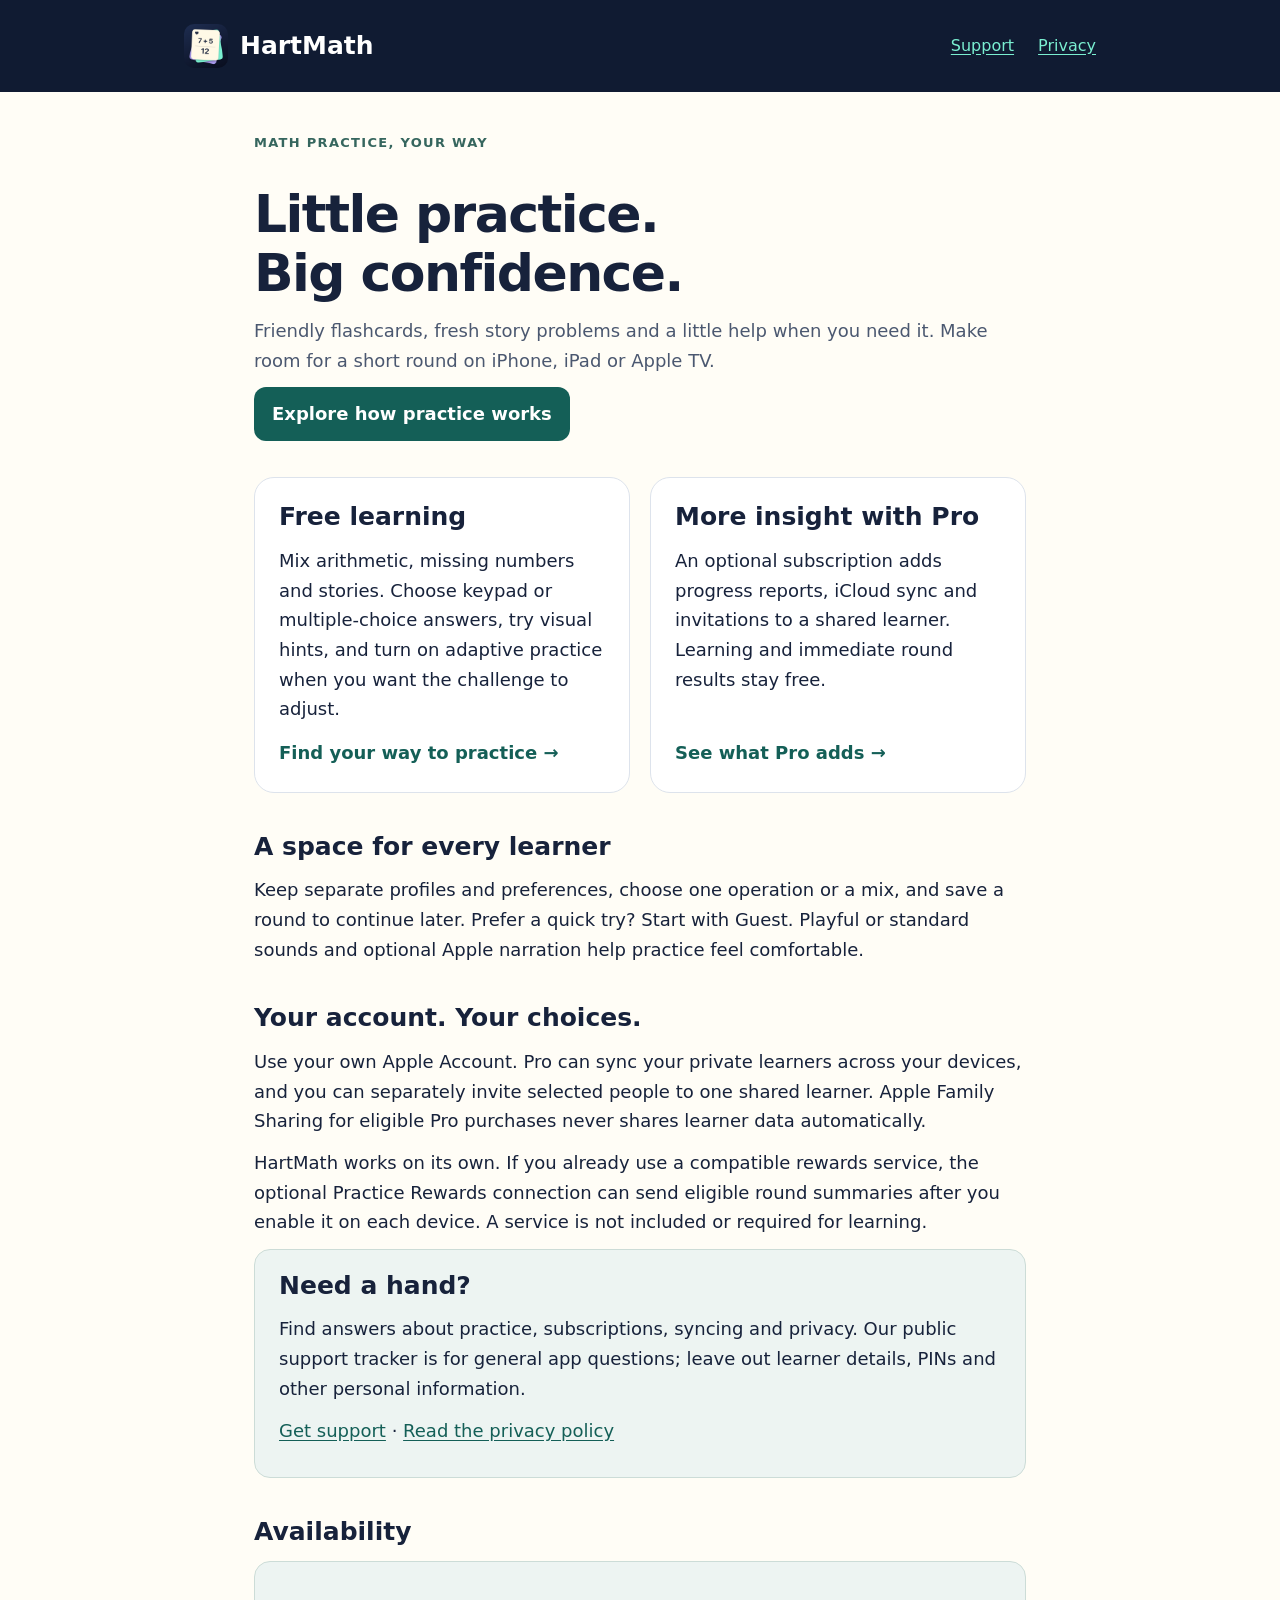
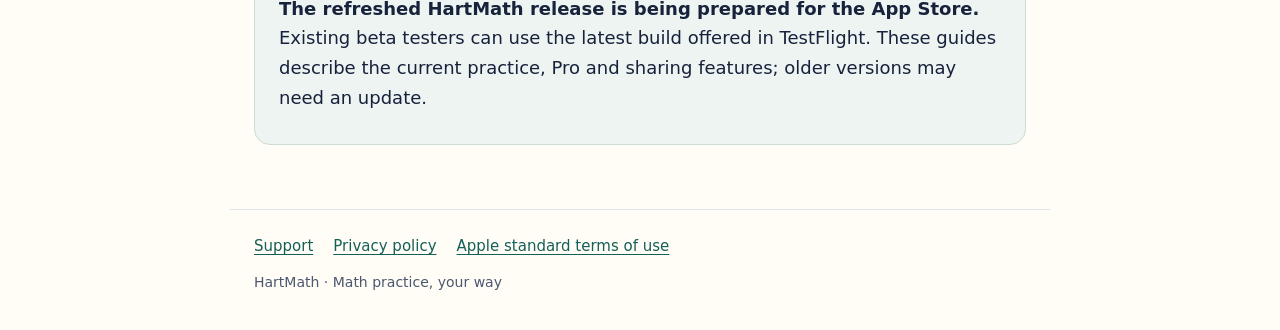
<file: index.html>
<!doctype html>
<html lang="en">
<head>
  <meta charset="utf-8">
  <meta name="viewport" content="width=device-width, initial-scale=1">
  <meta name="description" content="Friendly math flashcards, story problems and free adaptive practice on iPhone, iPad and Apple TV. Explore optional Pro reports, iCloud sync, support and privacy.">
  <title>HartMath · Math practice, your way</title>
  <link rel="canonical" href="https://nahart86.github.io/HartMath-Support/">
  <meta property="og:type" content="website">
  <meta property="og:site_name" content="HartMath">
  <meta property="og:locale" content="en_US">
  <meta property="og:title" content="HartMath · Math practice, your way">
  <meta property="og:description" content="Friendly math flashcards, story problems and free adaptive practice on iPhone, iPad and Apple TV. Explore optional Pro reports, iCloud sync, support and privacy.">
  <meta property="og:url" content="https://nahart86.github.io/HartMath-Support/">
  <meta property="og:image" content="https://nahart86.github.io/HartMath-Support/assets/hartmath-logo.png">
  <meta property="og:image:type" content="image/png">
  <meta property="og:image:width" content="1024">
  <meta property="og:image:height" content="1024">
  <meta property="og:image:alt" content="HartMath logo: stacked flashcards showing 7 + 5 = 12 with a heart.">
  <meta name="twitter:card" content="summary">
  <meta name="twitter:title" content="HartMath · Math practice, your way">
  <meta name="twitter:description" content="Friendly math flashcards, story problems and free adaptive practice on iPhone, iPad and Apple TV. Explore optional Pro reports, iCloud sync, support and privacy.">
  <meta name="twitter:image" content="https://nahart86.github.io/HartMath-Support/assets/hartmath-logo.png">
  <meta name="twitter:image:alt" content="HartMath logo: stacked flashcards showing 7 + 5 = 12 with a heart.">
  <link rel="stylesheet" href="styles.css">
  <link rel="icon" href="assets/hartmath-logo.png">
</head>
<body>
  <a class="skip" href="#main">Skip to content</a>
  <header><div class="header-inner">
    <a class="brand" href="./" aria-label="HartMath help home"><img src="assets/hartmath-logo.png" alt="" width="44" height="44"><span>HartMath</span></a>
    <nav aria-label="Information"><a href="support/">Support</a><a href="privacy/">Privacy</a></nav>
  </div></header>
  <main id="main">
    <p class="eyebrow">Math practice, your way</p>
    <h1>Little practice.<br>Big confidence.</h1>
    <p class="lede">Friendly flashcards, fresh story problems and a little help when you need it. Make room for a short round on iPhone, iPad or Apple TV.</p>
    <p><a class="button" href="support/#getting-started">Explore how practice works</a></p>
    <div class="card-grid">
      <a class="link-card" href="support/#practice"><span class="card-title">Free learning</span><span>Mix arithmetic, missing numbers and stories. Choose keypad or multiple-choice answers, try visual hints, and turn on adaptive practice when you want the challenge to adjust.</span><span class="card-link">Find your way to practice →</span></a>
      <a class="link-card" href="support/#pro"><span class="card-title">More insight with Pro</span><span>An optional subscription adds progress reports, iCloud sync and invitations to a shared learner. Learning and immediate round results stay free.</span><span class="card-link">See what Pro adds →</span></a>
    </div>
    <h2>A space for every learner</h2>
    <p>Keep separate profiles and preferences, choose one operation or a mix, and save a round to continue later. Prefer a quick try? Start with Guest. Playful or standard sounds and optional Apple narration help practice feel comfortable.</p>
    <h2>Your account. Your choices.</h2>
    <p>Use your own Apple Account. Pro can sync your private learners across your devices, and you can separately invite selected people to one shared learner. Apple Family Sharing for eligible Pro purchases never shares learner data automatically.</p>
    <p>HartMath works on its own. If you already use a compatible rewards service, the optional Practice Rewards connection can send eligible round summaries after you enable it on each device. A service is not included or required for learning.</p>
    <section class="notice" aria-labelledby="help-title">
      <h2 id="help-title">Need a hand?</h2>
      <p>Find answers about practice, subscriptions, syncing and privacy. Our public support tracker is for general app questions; leave out learner details, PINs and other personal information.</p>
      <p><a href="support/">Get support</a> · <a href="privacy/">Read the privacy policy</a></p>
    </section>
    <h2>Availability</h2>
    <div class="notice"><p><strong>The refreshed HartMath release is being prepared for the App Store.</strong> Existing beta testers can use the latest build offered in TestFlight. These guides describe the current practice, Pro and sharing features; older versions may need an update.</p></div>
  </main>
  <footer><a href="support/">Support</a><a href="privacy/">Privacy policy</a><a href="https://www.apple.com/legal/internet-services/itunes/dev/stdeula/">Apple standard terms of use</a><p>HartMath · Math practice, your way</p></footer>
</body>
</html>
</file>
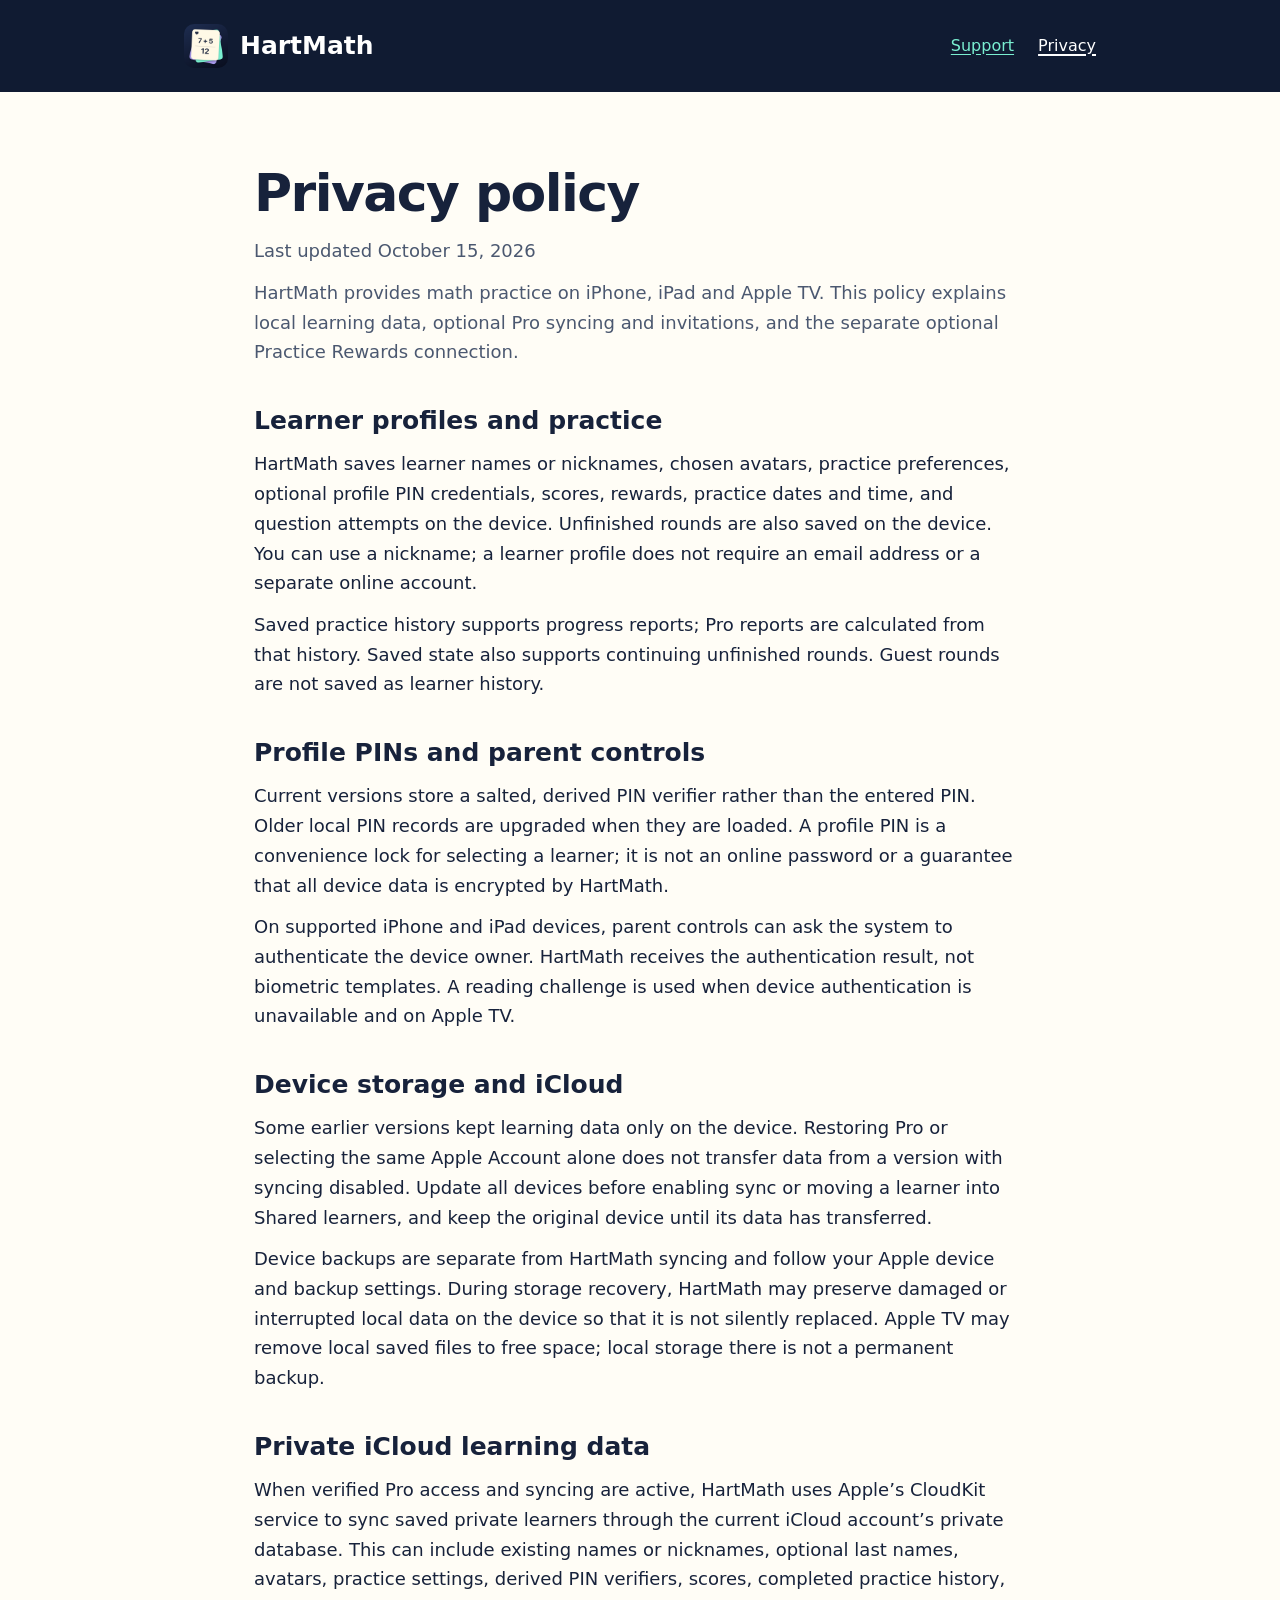
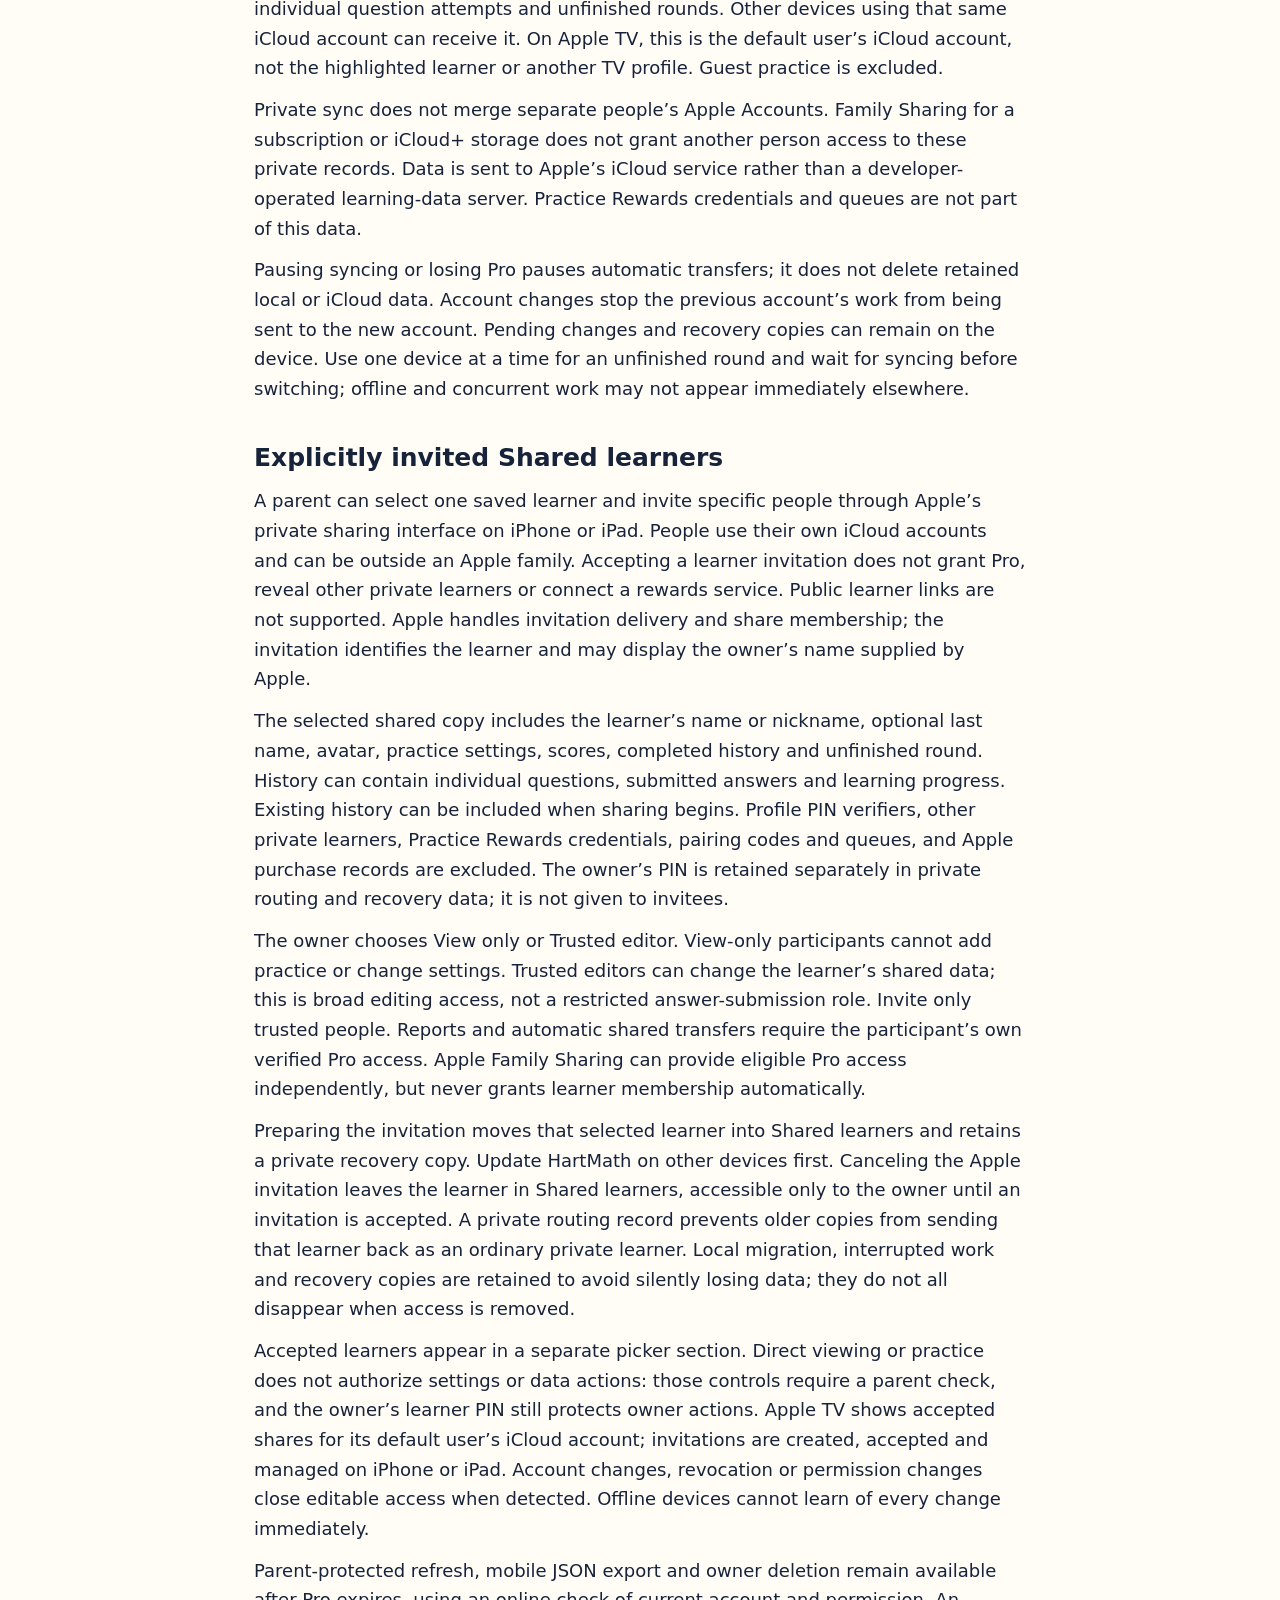
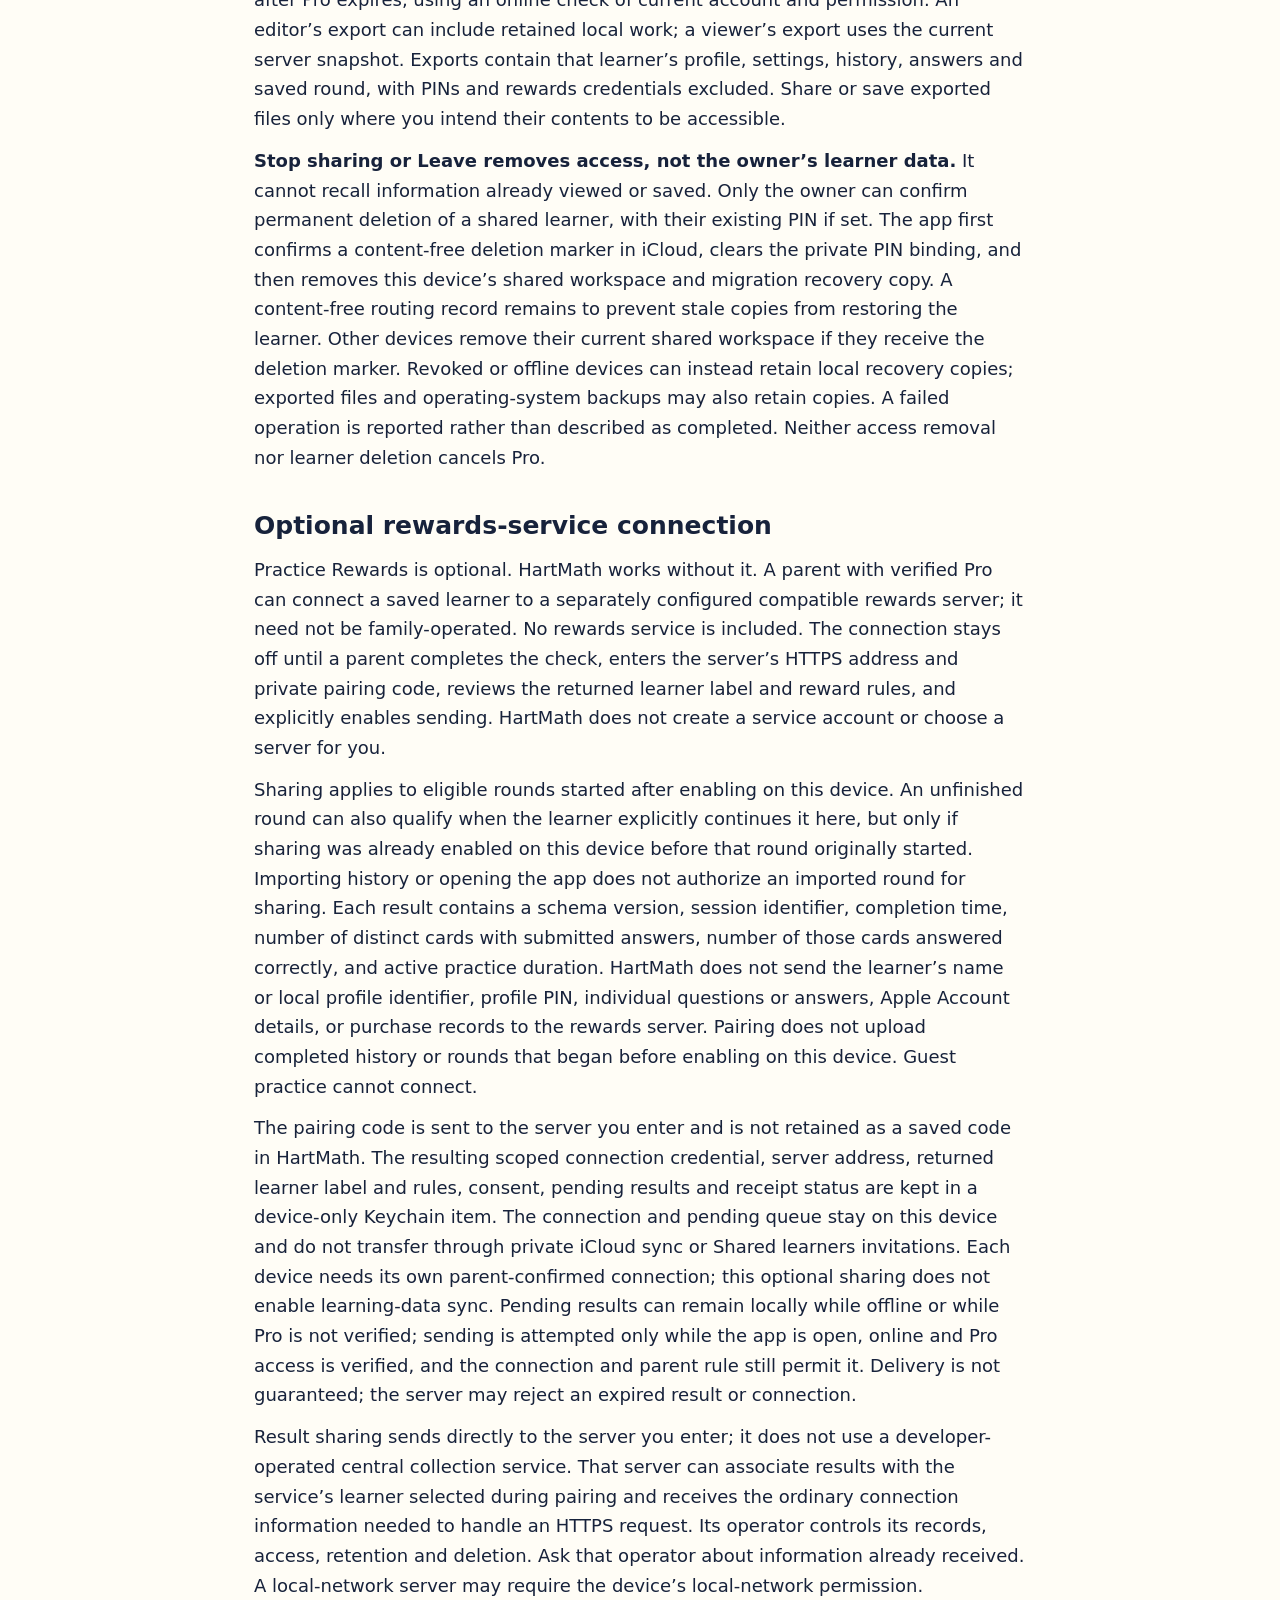
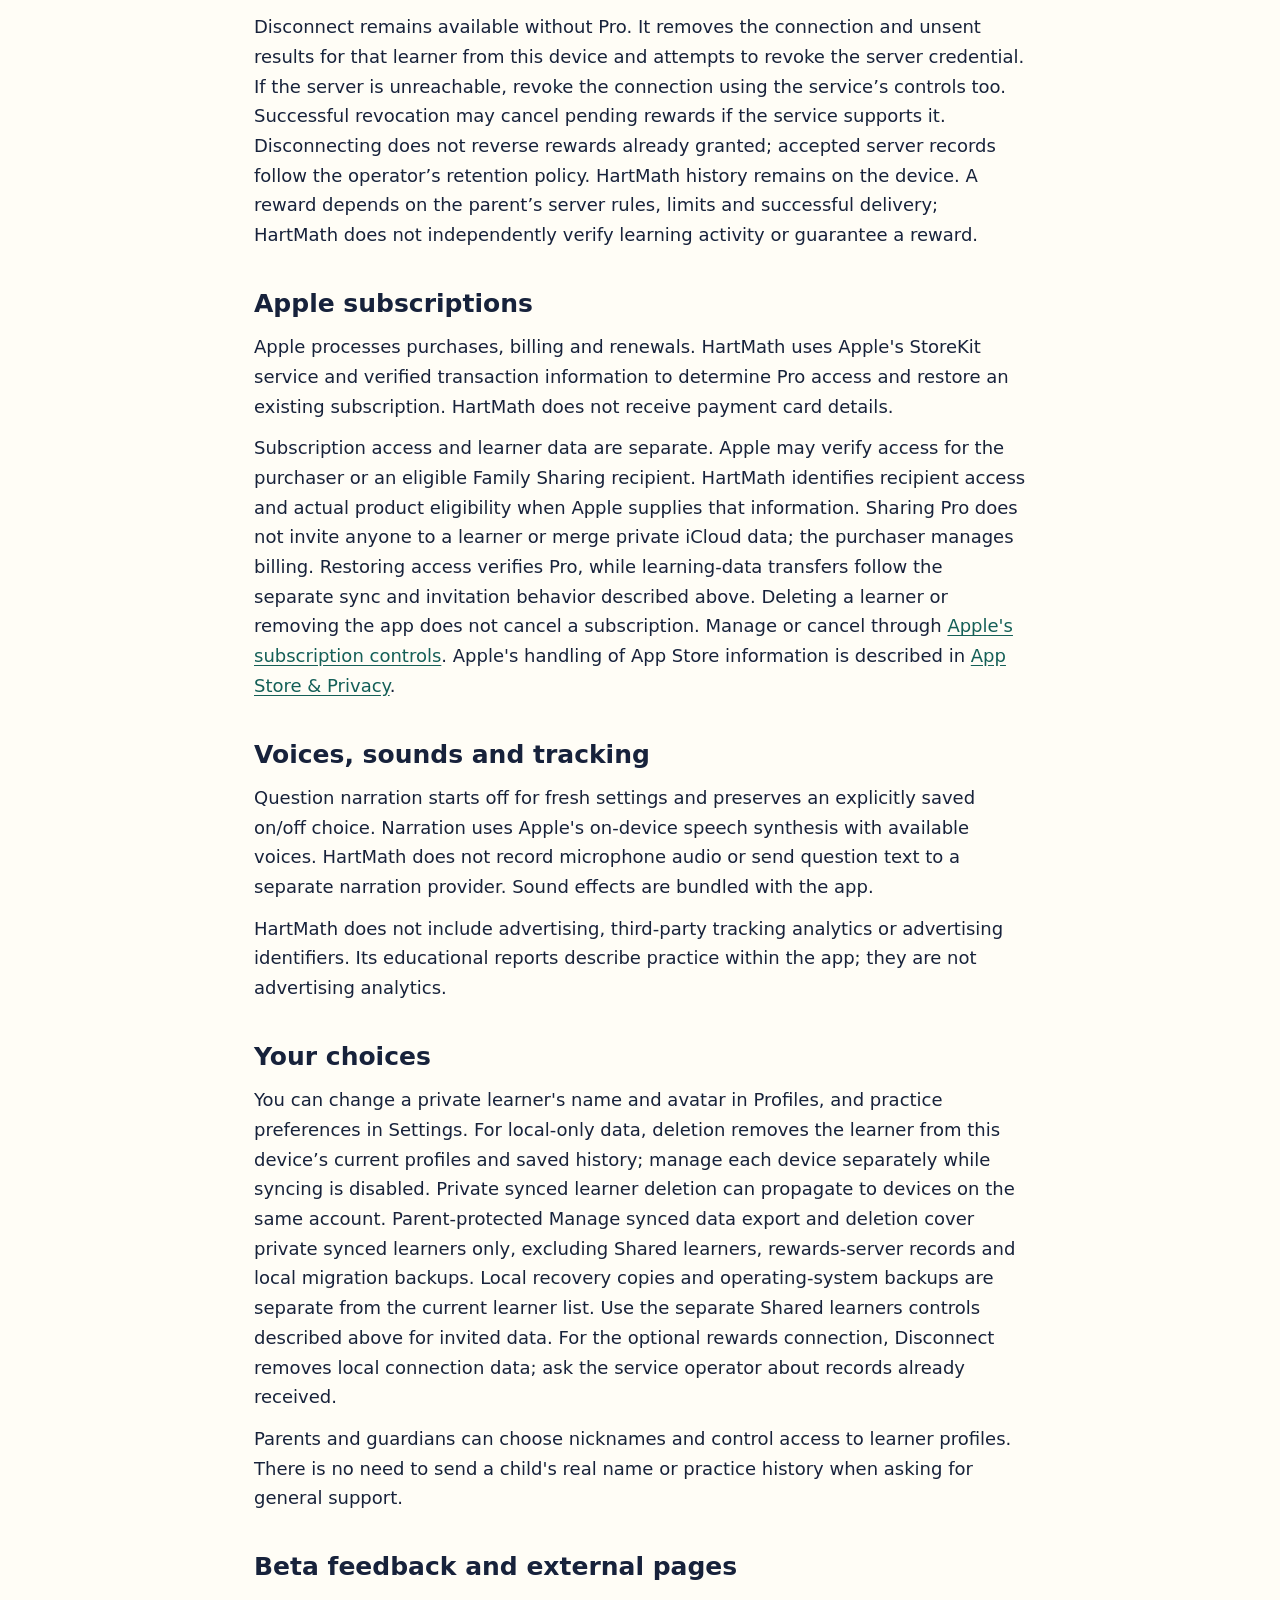
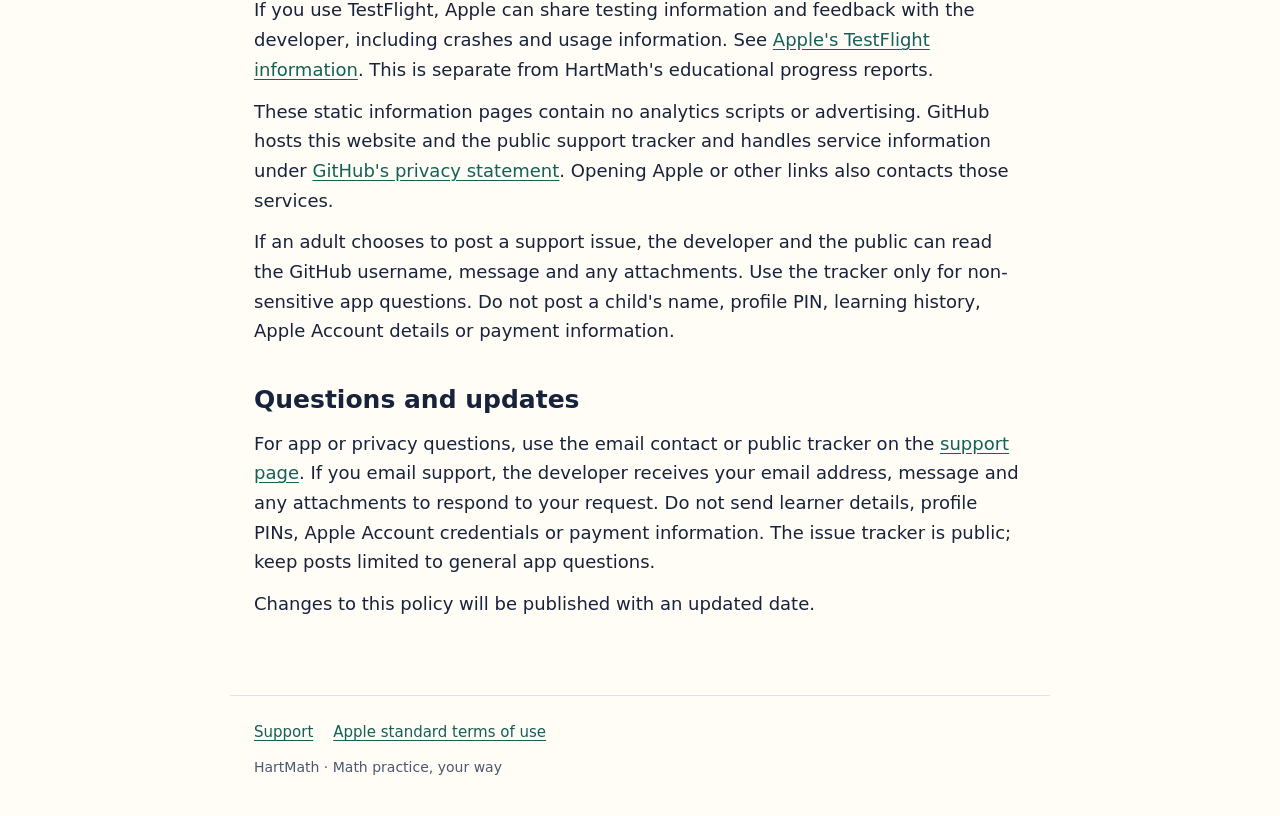
<file: privacy/index.html>
<!doctype html>
<html lang="en">
<head>
  <meta charset="utf-8">
  <meta name="viewport" content="width=device-width, initial-scale=1">
  <meta name="description" content="How HartMath handles learner profiles, practice history, optional profile PINs, Apple subscriptions, optional rewards-service connections, learner invitations and narration.">
  <title>Privacy policy · HartMath</title>
  <link rel="canonical" href="https://nahart86.github.io/HartMath-Support/privacy/">
  <meta property="og:type" content="website">
  <meta property="og:site_name" content="HartMath">
  <meta property="og:locale" content="en_US">
  <meta property="og:title" content="Privacy policy · HartMath">
  <meta property="og:description" content="How HartMath handles learner profiles, practice history, optional profile PINs, Apple subscriptions, optional rewards-service connections, learner invitations and narration.">
  <meta property="og:url" content="https://nahart86.github.io/HartMath-Support/privacy/">
  <meta property="og:image" content="https://nahart86.github.io/HartMath-Support/assets/hartmath-logo.png">
  <meta property="og:image:type" content="image/png">
  <meta property="og:image:width" content="1024">
  <meta property="og:image:height" content="1024">
  <meta property="og:image:alt" content="HartMath logo: stacked flashcards showing 7 + 5 = 12 with a heart.">
  <meta name="twitter:card" content="summary">
  <meta name="twitter:title" content="Privacy policy · HartMath">
  <meta name="twitter:description" content="How HartMath handles learner profiles, practice history, optional profile PINs, Apple subscriptions, optional rewards-service connections, learner invitations and narration.">
  <meta name="twitter:image" content="https://nahart86.github.io/HartMath-Support/assets/hartmath-logo.png">
  <meta name="twitter:image:alt" content="HartMath logo: stacked flashcards showing 7 + 5 = 12 with a heart.">
  <link rel="stylesheet" href="../styles.css">
  <link rel="icon" href="../assets/hartmath-logo.png">
</head>
<body>
  <a class="skip" href="#main">Skip to content</a>
  <header><div class="header-inner">
    <a class="brand" href="../" aria-label="HartMath help home"><img src="../assets/hartmath-logo.png" alt="" width="44" height="44"><span>HartMath</span></a>
    <nav aria-label="Information"><a href="../support/">Support</a><a href="../privacy/" aria-current="page">Privacy</a></nav>
  </div></header>
  <main id="main">
    <h1>Privacy policy</h1>
    <p class="date">Last updated October 15, 2026</p>
    <p class="lede">HartMath provides math practice on iPhone, iPad and Apple TV. This policy explains local learning data, optional Pro syncing and invitations, and the separate optional Practice Rewards connection.</p>

    <h2>Learner profiles and practice</h2>
    <p>HartMath saves learner names or nicknames, chosen avatars, practice preferences, optional profile PIN credentials, scores, rewards, practice dates and time, and question attempts on the device. Unfinished rounds are also saved on the device. You can use a nickname; a learner profile does not require an email address or a separate online account.</p>
    <p>Saved practice history supports progress reports; Pro reports are calculated from that history. Saved state also supports continuing unfinished rounds. Guest rounds are not saved as learner history.</p>

    <h2>Profile PINs and parent controls</h2>
    <p>Current versions store a salted, derived PIN verifier rather than the entered PIN. Older local PIN records are upgraded when they are loaded. A profile PIN is a convenience lock for selecting a learner; it is not an online password or a guarantee that all device data is encrypted by HartMath.</p>
    <p>On supported iPhone and iPad devices, parent controls can ask the system to authenticate the device owner. HartMath receives the authentication result, not biometric templates. A reading challenge is used when device authentication is unavailable and on Apple TV.</p>

    <h2>Device storage and iCloud</h2>
    <p>Some earlier versions kept learning data only on the device. Restoring Pro or selecting the same Apple Account alone does not transfer data from a version with syncing disabled. Update all devices before enabling sync or moving a learner into Shared learners, and keep the original device until its data has transferred.</p>
    <p>Device backups are separate from HartMath syncing and follow your Apple device and backup settings. During storage recovery, HartMath may preserve damaged or interrupted local data on the device so that it is not silently replaced. Apple TV may remove local saved files to free space; local storage there is not a permanent backup.</p>

    <h2 id="private-sync">Private iCloud learning data</h2>
    <p>When verified Pro access and syncing are active, HartMath uses Apple’s CloudKit service to sync saved private learners through the current iCloud account’s private database. This can include existing names or nicknames, optional last names, avatars, practice settings, derived PIN verifiers, scores, completed practice history, individual question attempts and unfinished rounds. Other devices using that same iCloud account can receive it. On Apple TV, this is the default user’s iCloud account, not the highlighted learner or another TV profile. Guest practice is excluded.</p>
    <p>Private sync does not merge separate people’s Apple Accounts. Family Sharing for a subscription or iCloud+ storage does not grant another person access to these private records. Data is sent to Apple’s iCloud service rather than a developer-operated learning-data server. Practice Rewards credentials and queues are not part of this data.</p>
    <p>Pausing syncing or losing Pro pauses automatic transfers; it does not delete retained local or iCloud data. Account changes stop the previous account’s work from being sent to the new account. Pending changes and recovery copies can remain on the device. Use one device at a time for an unfinished round and wait for syncing before switching; offline and concurrent work may not appear immediately elsewhere.</p>

    <h2 id="shared-learners">Explicitly invited Shared learners</h2>
    <p>A parent can select one saved learner and invite specific people through Apple’s private sharing interface on iPhone or iPad. People use their own iCloud accounts and can be outside an Apple family. Accepting a learner invitation does not grant Pro, reveal other private learners or connect a rewards service. Public learner links are not supported. Apple handles invitation delivery and share membership; the invitation identifies the learner and may display the owner’s name supplied by Apple.</p>
    <p>The selected shared copy includes the learner’s name or nickname, optional last name, avatar, practice settings, scores, completed history and unfinished round. History can contain individual questions, submitted answers and learning progress. Existing history can be included when sharing begins. Profile PIN verifiers, other private learners, Practice Rewards credentials, pairing codes and queues, and Apple purchase records are excluded. The owner’s PIN is retained separately in private routing and recovery data; it is not given to invitees.</p>
    <p>The owner chooses View only or Trusted editor. View-only participants cannot add practice or change settings. Trusted editors can change the learner’s shared data; this is broad editing access, not a restricted answer-submission role. Invite only trusted people. Reports and automatic shared transfers require the participant’s own verified Pro access. Apple Family Sharing can provide eligible Pro access independently, but never grants learner membership automatically.</p>
    <p>Preparing the invitation moves that selected learner into Shared learners and retains a private recovery copy. Update HartMath on other devices first. Canceling the Apple invitation leaves the learner in Shared learners, accessible only to the owner until an invitation is accepted. A private routing record prevents older copies from sending that learner back as an ordinary private learner. Local migration, interrupted work and recovery copies are retained to avoid silently losing data; they do not all disappear when access is removed.</p>
    <p>Accepted learners appear in a separate picker section. Direct viewing or practice does not authorize settings or data actions: those controls require a parent check, and the owner’s learner PIN still protects owner actions. Apple TV shows accepted shares for its default user’s iCloud account; invitations are created, accepted and managed on iPhone or iPad. Account changes, revocation or permission changes close editable access when detected. Offline devices cannot learn of every change immediately.</p>
    <p>Parent-protected refresh, mobile JSON export and owner deletion remain available after Pro expires, using an online check of current account and permission. An editor’s export can include retained local work; a viewer’s export uses the current server snapshot. Exports contain that learner’s profile, settings, history, answers and saved round, with PINs and rewards credentials excluded. Share or save exported files only where you intend their contents to be accessible.</p>
    <p><strong>Stop sharing or Leave removes access, not the owner’s learner data.</strong> It cannot recall information already viewed or saved. Only the owner can confirm permanent deletion of a shared learner, with their existing PIN if set. The app first confirms a content-free deletion marker in iCloud, clears the private PIN binding, and then removes this device’s shared workspace and migration recovery copy. A content-free routing record remains to prevent stale copies from restoring the learner. Other devices remove their current shared workspace if they receive the deletion marker. Revoked or offline devices can instead retain local recovery copies; exported files and operating-system backups may also retain copies. A failed operation is reported rather than described as completed. Neither access removal nor learner deletion cancels Pro.</p>

    <h2>Optional rewards-service connection</h2>
    <p>Practice Rewards is optional. HartMath works without it. A parent with verified Pro can connect a saved learner to a separately configured compatible rewards server; it need not be family-operated. No rewards service is included. The connection stays off until a parent completes the check, enters the server’s HTTPS address and private pairing code, reviews the returned learner label and reward rules, and explicitly enables sending. HartMath does not create a service account or choose a server for you.</p>
    <p>Sharing applies to eligible rounds started after enabling on this device. An unfinished round can also qualify when the learner explicitly continues it here, but only if sharing was already enabled on this device before that round originally started. Importing history or opening the app does not authorize an imported round for sharing. Each result contains a schema version, session identifier, completion time, number of distinct cards with submitted answers, number of those cards answered correctly, and active practice duration. HartMath does not send the learner’s name or local profile identifier, profile PIN, individual questions or answers, Apple Account details, or purchase records to the rewards server. Pairing does not upload completed history or rounds that began before enabling on this device. Guest practice cannot connect.</p>
    <p>The pairing code is sent to the server you enter and is not retained as a saved code in HartMath. The resulting scoped connection credential, server address, returned learner label and rules, consent, pending results and receipt status are kept in a device-only Keychain item. The connection and pending queue stay on this device and do not transfer through private iCloud sync or Shared learners invitations. Each device needs its own parent-confirmed connection; this optional sharing does not enable learning-data sync. Pending results can remain locally while offline or while Pro is not verified; sending is attempted only while the app is open, online and Pro access is verified, and the connection and parent rule still permit it. Delivery is not guaranteed; the server may reject an expired result or connection.</p>
    <p>Result sharing sends directly to the server you enter; it does not use a developer-operated central collection service. That server can associate results with the service’s learner selected during pairing and receives the ordinary connection information needed to handle an HTTPS request. Its operator controls its records, access, retention and deletion. Ask that operator about information already received. A local-network server may require the device’s local-network permission.</p>
    <p>Disconnect remains available without Pro. It removes the connection and unsent results for that learner from this device and attempts to revoke the server credential. If the server is unreachable, revoke the connection using the service’s controls too. Successful revocation may cancel pending rewards if the service supports it. Disconnecting does not reverse rewards already granted; accepted server records follow the operator’s retention policy. HartMath history remains on the device. A reward depends on the parent’s server rules, limits and successful delivery; HartMath does not independently verify learning activity or guarantee a reward.</p>

    <h2>Apple subscriptions</h2>
    <p>Apple processes purchases, billing and renewals. HartMath uses Apple's StoreKit service and verified transaction information to determine Pro access and restore an existing subscription. HartMath does not receive payment card details.</p>
    <p>Subscription access and learner data are separate. Apple may verify access for the purchaser or an eligible Family Sharing recipient. HartMath identifies recipient access and actual product eligibility when Apple supplies that information. Sharing Pro does not invite anyone to a learner or merge private iCloud data; the purchaser manages billing. Restoring access verifies Pro, while learning-data transfers follow the separate sync and invitation behavior described above. Deleting a learner or removing the app does not cancel a subscription. Manage or cancel through <a href="https://support.apple.com/en-us/118428">Apple's subscription controls</a>. Apple's handling of App Store information is described in <a href="https://www.apple.com/legal/privacy/data/en/app-store/">App Store &amp; Privacy</a>.</p>

    <h2>Voices, sounds and tracking</h2>
    <p>Question narration starts off for fresh settings and preserves an explicitly saved on/off choice. Narration uses Apple's on-device speech synthesis with available voices. HartMath does not record microphone audio or send question text to a separate narration provider. Sound effects are bundled with the app.</p>
    <p>HartMath does not include advertising, third-party tracking analytics or advertising identifiers. Its educational reports describe practice within the app; they are not advertising analytics.</p>

    <h2>Your choices</h2>
    <p>You can change a private learner's name and avatar in Profiles, and practice preferences in Settings. For local-only data, deletion removes the learner from this device’s current profiles and saved history; manage each device separately while syncing is disabled. Private synced learner deletion can propagate to devices on the same account. Parent-protected Manage synced data export and deletion cover private synced learners only, excluding Shared learners, rewards-server records and local migration backups. Local recovery copies and operating-system backups are separate from the current learner list. Use the separate Shared learners controls described above for invited data. For the optional rewards connection, Disconnect removes local connection data; ask the service operator about records already received.</p>
    <p>Parents and guardians can choose nicknames and control access to learner profiles. There is no need to send a child's real name or practice history when asking for general support.</p>

    <h2>Beta feedback and external pages</h2>
    <p>If you use TestFlight, Apple can share testing information and feedback with the developer, including crashes and usage information. See <a href="https://testflight.apple.com/">Apple's TestFlight information</a>. This is separate from HartMath's educational progress reports.</p>
    <p>These static information pages contain no analytics scripts or advertising. GitHub hosts this website and the public support tracker and handles service information under <a href="https://docs.github.com/en/site-policy/privacy-policies/github-general-privacy-statement">GitHub's privacy statement</a>. Opening Apple or other links also contacts those services.</p>
    <p>If an adult chooses to post a support issue, the developer and the public can read the GitHub username, message and any attachments. Use the tracker only for non-sensitive app questions. Do not post a child's name, profile PIN, learning history, Apple Account details or payment information.</p>

    <h2>Questions and updates</h2>
    <p>For app or privacy questions, use the email contact or public tracker on the <a href="../support/#contact">support page</a>. If you email support, the developer receives your email address, message and any attachments to respond to your request. Do not send learner details, profile PINs, Apple Account credentials or payment information. The issue tracker is public; keep posts limited to general app questions.</p>
    <p>Changes to this policy will be published with an updated date.</p>
  </main>
  <footer><a href="../support/">Support</a><a href="https://www.apple.com/legal/internet-services/itunes/dev/stdeula/">Apple standard terms of use</a><p>HartMath · Math practice, your way</p></footer>
</body>
</html>
</file>
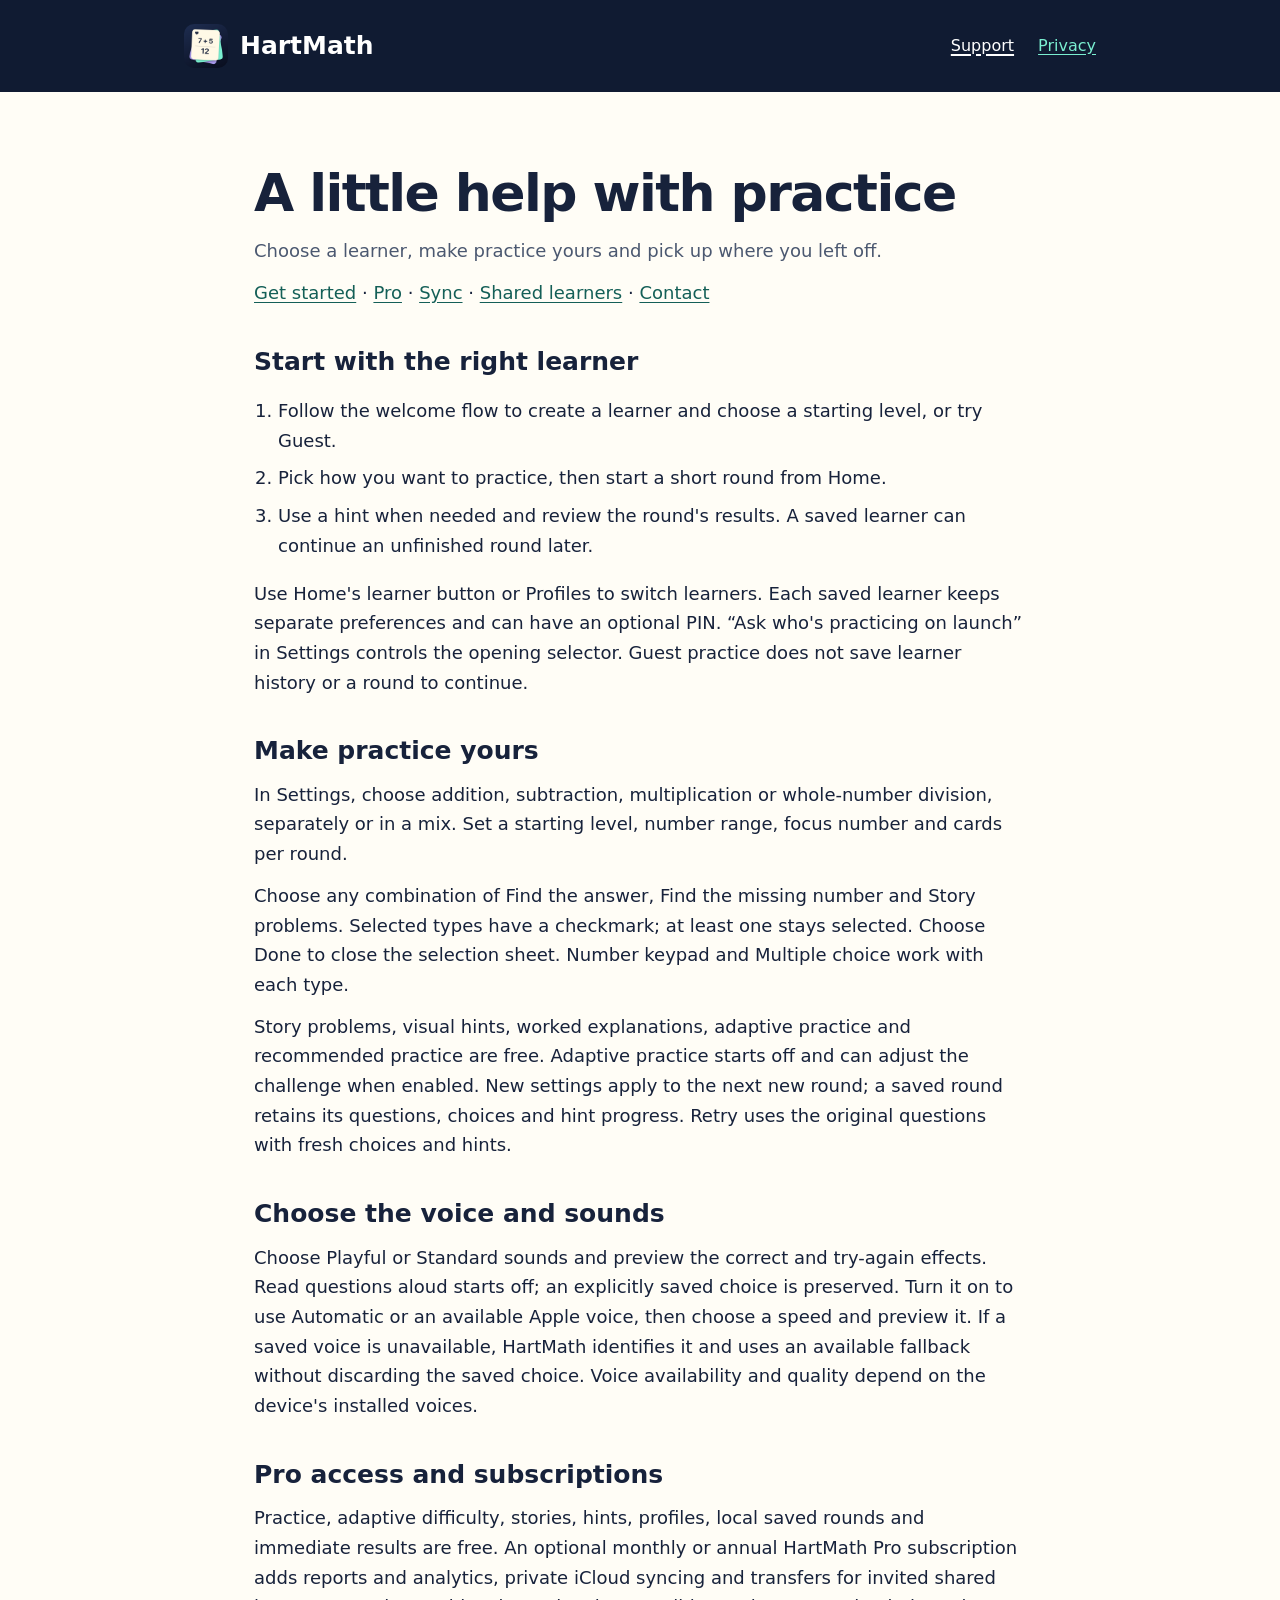
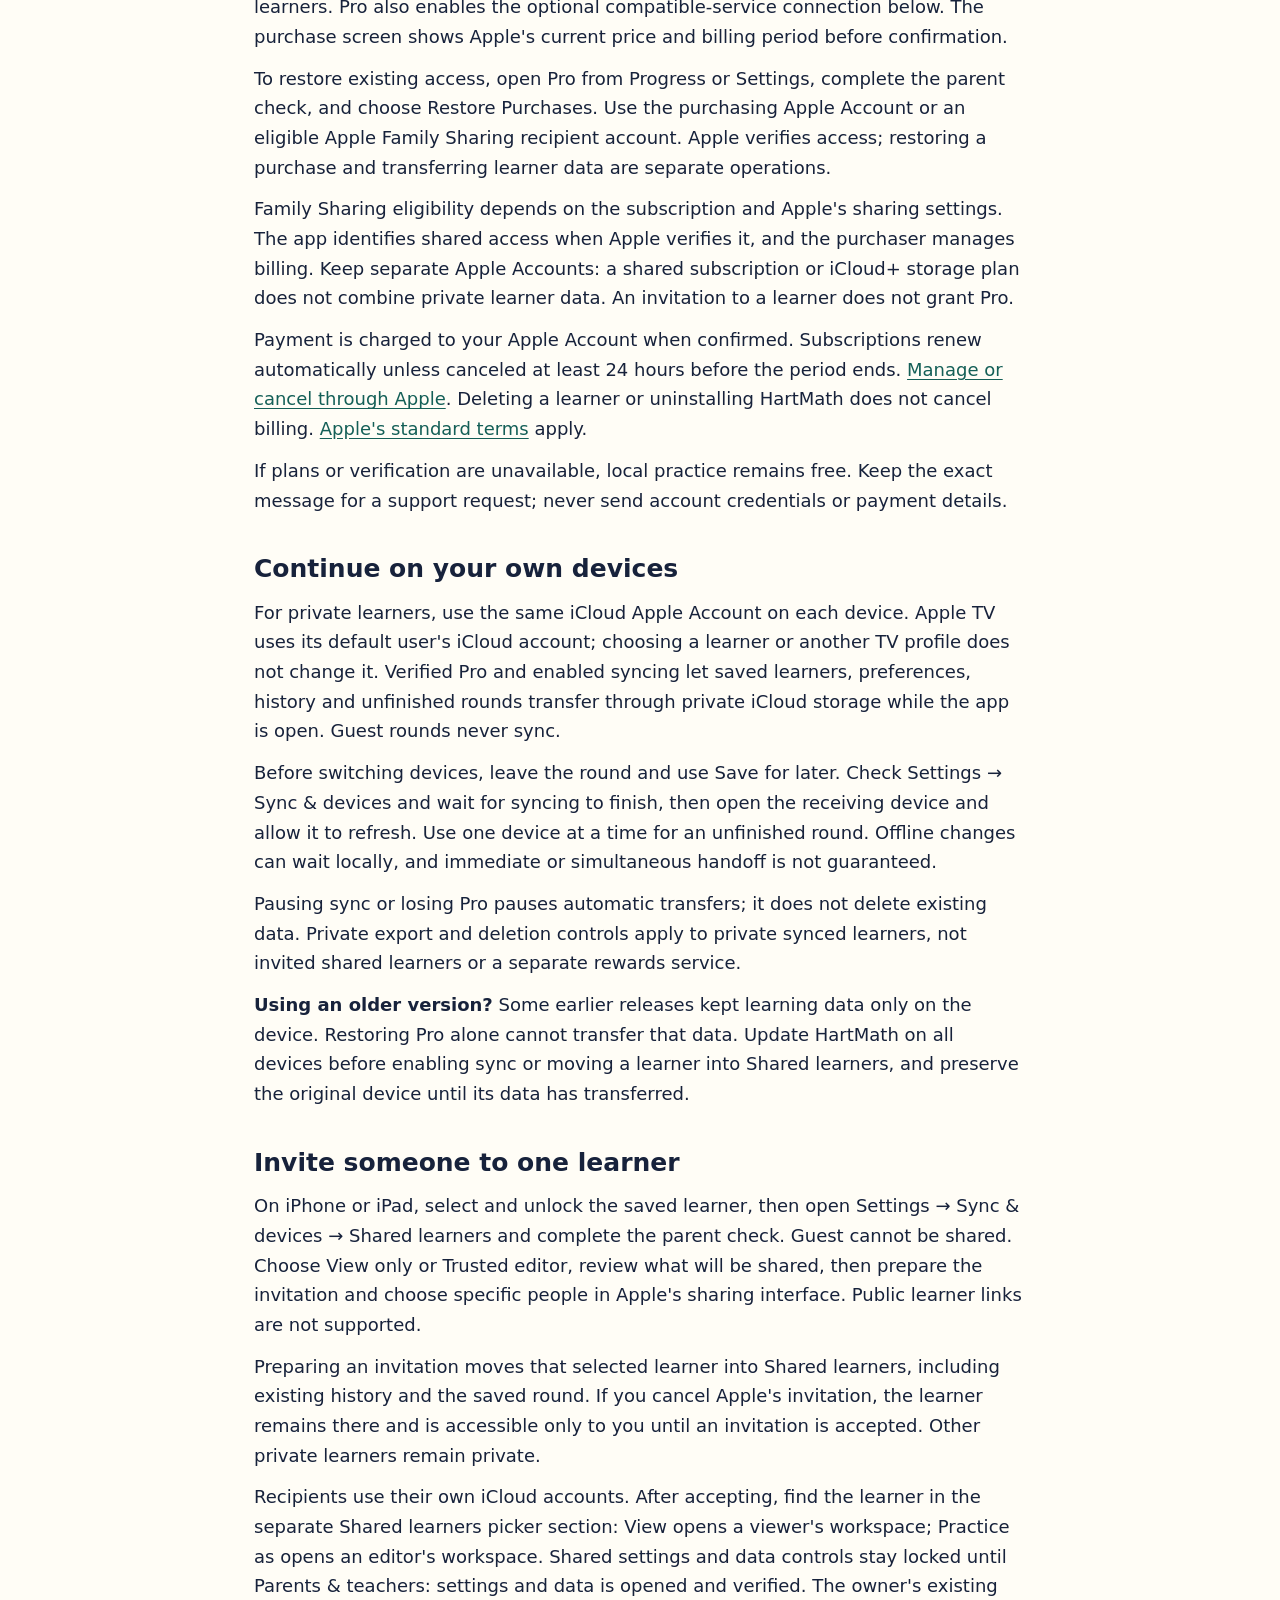
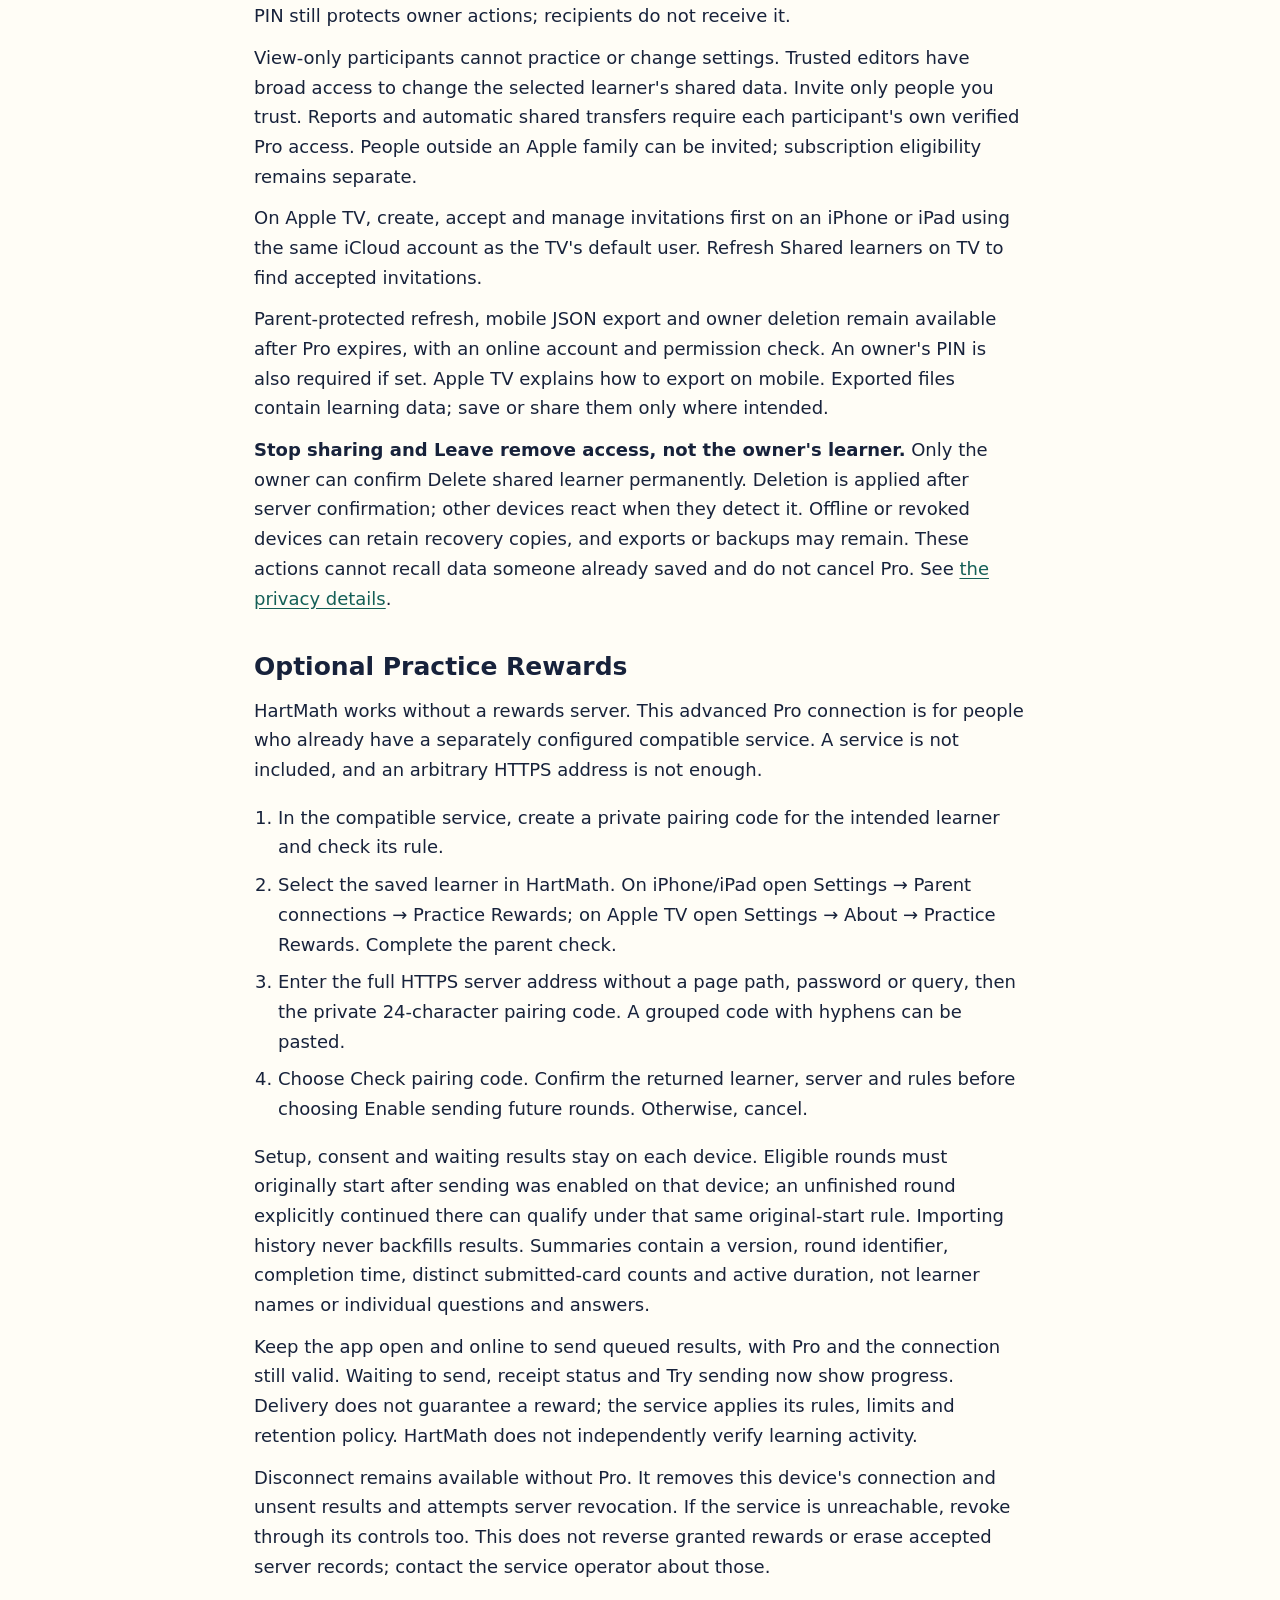
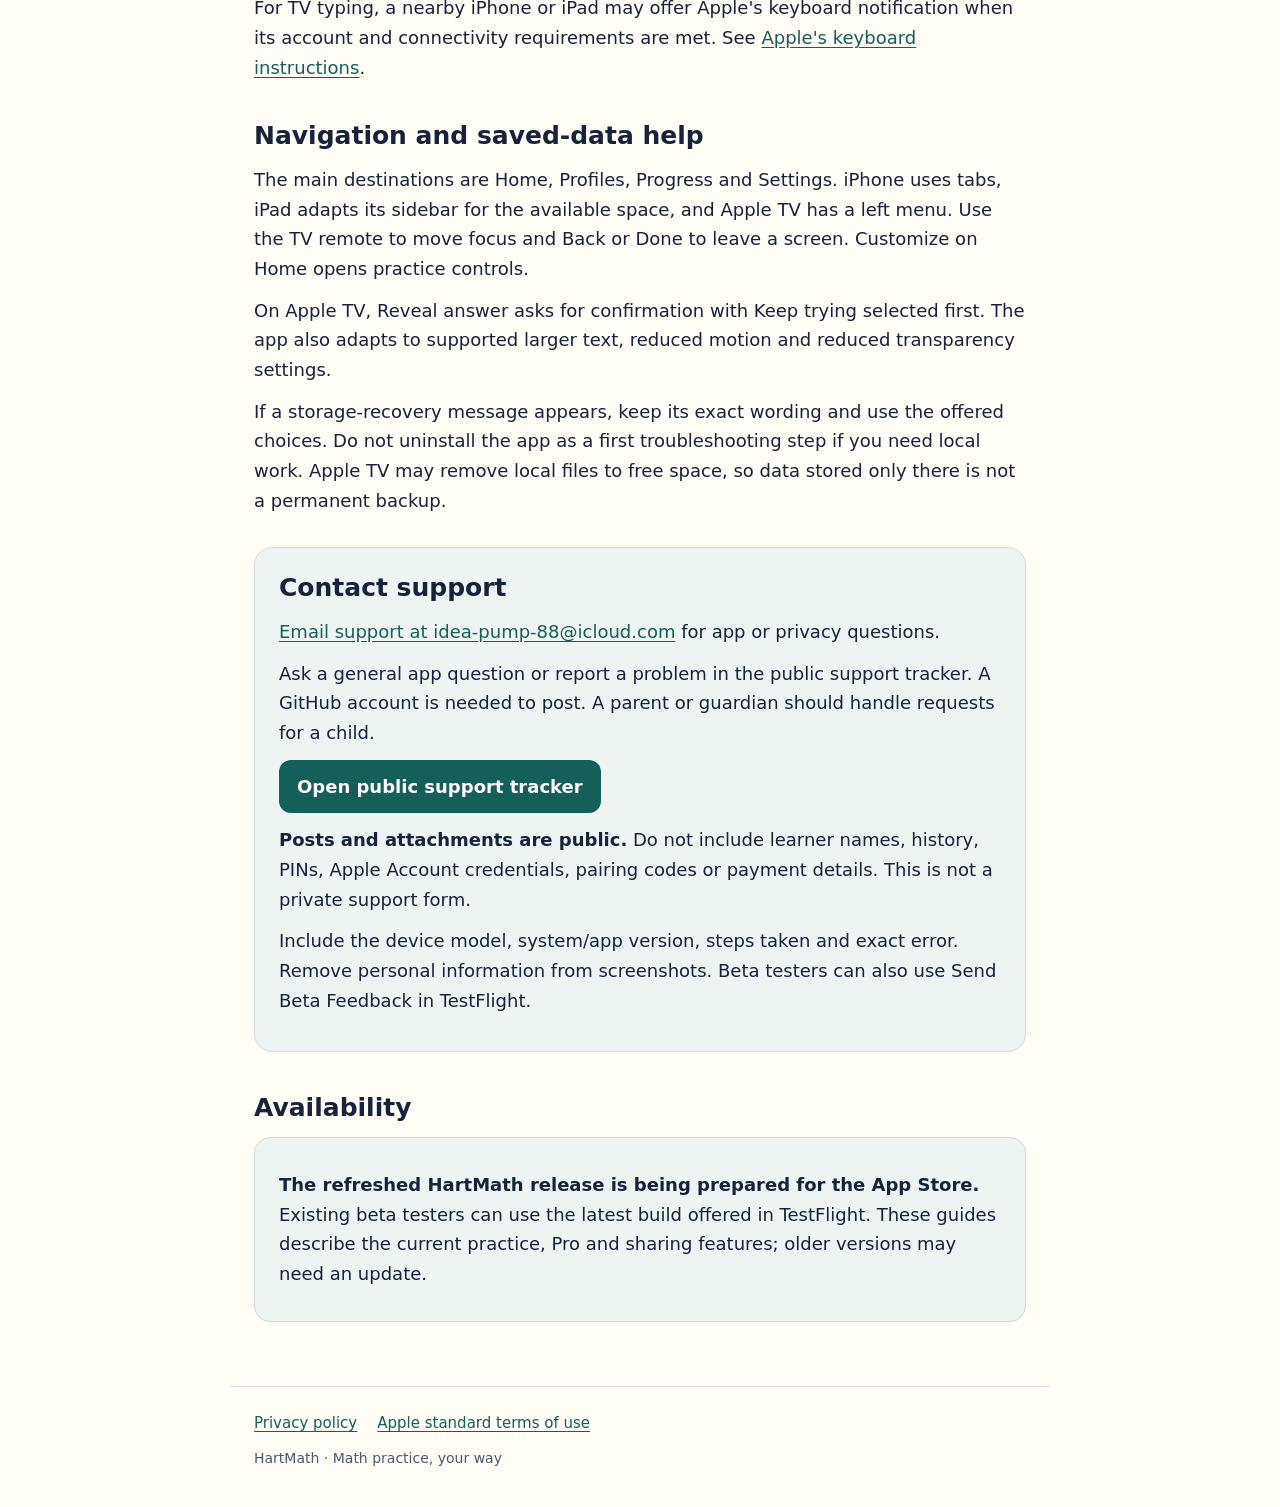
<file: support/index.html>
<!doctype html>
<html lang="en">
<head>
  <meta charset="utf-8">
  <meta name="viewport" content="width=device-width, initial-scale=1">
  <meta name="description" content="Help with HartMath practice, learner profiles, Pro access, narration and saved rounds on iPhone, iPad and Apple TV.">
  <title>Support · HartMath</title>
  <link rel="canonical" href="https://nahart86.github.io/HartMath-Support/support/">
  <meta property="og:type" content="website">
  <meta property="og:site_name" content="HartMath">
  <meta property="og:locale" content="en_US">
  <meta property="og:title" content="Support · HartMath">
  <meta property="og:description" content="Help with HartMath practice, learner profiles, Pro access, narration and saved rounds on iPhone, iPad and Apple TV.">
  <meta property="og:url" content="https://nahart86.github.io/HartMath-Support/support/">
  <meta property="og:image" content="https://nahart86.github.io/HartMath-Support/assets/hartmath-logo.png">
  <meta property="og:image:type" content="image/png">
  <meta property="og:image:width" content="1024">
  <meta property="og:image:height" content="1024">
  <meta property="og:image:alt" content="HartMath logo: stacked flashcards showing 7 + 5 = 12 with a heart.">
  <meta name="twitter:card" content="summary">
  <meta name="twitter:title" content="Support · HartMath">
  <meta name="twitter:description" content="Help with HartMath practice, learner profiles, Pro access, narration and saved rounds on iPhone, iPad and Apple TV.">
  <meta name="twitter:image" content="https://nahart86.github.io/HartMath-Support/assets/hartmath-logo.png">
  <meta name="twitter:image:alt" content="HartMath logo: stacked flashcards showing 7 + 5 = 12 with a heart.">
  <link rel="stylesheet" href="../styles.css">
  <link rel="icon" href="../assets/hartmath-logo.png">
</head>
<body>
  <a class="skip" href="#main">Skip to content</a>
  <header><div class="header-inner">
    <a class="brand" href="../" aria-label="HartMath help home"><img src="../assets/hartmath-logo.png" alt="" width="44" height="44"><span>HartMath</span></a>
    <nav aria-label="Information"><a href="../support/" aria-current="page">Support</a><a href="../privacy/">Privacy</a></nav>
  </div></header>
  <main id="main">
    <h1>A little help with practice</h1>
    <p class="lede">Choose a learner, make practice yours and pick up where you left off.</p>
    <p><a href="#getting-started">Get started</a> · <a href="#pro">Pro</a> · <a href="#private-sync">Sync</a> · <a href="#shared-learners">Shared learners</a> · <a href="#contact">Contact</a></p>

    <h2 id="getting-started">Start with the right learner</h2>
    <ol>
      <li>Follow the welcome flow to create a learner and choose a starting level, or try Guest.</li>
      <li>Pick how you want to practice, then start a short round from Home.</li>
      <li>Use a hint when needed and review the round's results. A saved learner can continue an unfinished round later.</li>
    </ol>
    <p>Use Home's learner button or Profiles to switch learners. Each saved learner keeps separate preferences and can have an optional PIN. “Ask who's practicing on launch” in Settings controls the opening selector. Guest practice does not save learner history or a round to continue.</p>

    <h2 id="practice">Make practice yours</h2>
    <p>In Settings, choose addition, subtraction, multiplication or whole-number division, separately or in a mix. Set a starting level, number range, focus number and cards per round.</p>
    <p>Choose any combination of Find the answer, Find the missing number and Story problems. Selected types have a checkmark; at least one stays selected. Choose Done to close the selection sheet. Number keypad and Multiple choice work with each type.</p>
    <p>Story problems, visual hints, worked explanations, adaptive practice and recommended practice are free. Adaptive practice starts off and can adjust the challenge when enabled. New settings apply to the next new round; a saved round retains its questions, choices and hint progress. Retry uses the original questions with fresh choices and hints.</p>

    <h2 id="audio">Choose the voice and sounds</h2>
    <p>Choose Playful or Standard sounds and preview the correct and try-again effects. Read questions aloud starts off; an explicitly saved choice is preserved. Turn it on to use Automatic or an available Apple voice, then choose a speed and preview it. If a saved voice is unavailable, HartMath identifies it and uses an available fallback without discarding the saved choice. Voice availability and quality depend on the device's installed voices.</p>

    <h2 id="pro">Pro access and subscriptions</h2>
    <p>Practice, adaptive difficulty, stories, hints, profiles, local saved rounds and immediate results are free. An optional monthly or annual HartMath Pro subscription adds reports and analytics, private iCloud syncing and transfers for invited shared learners. Pro also enables the optional compatible-service connection below. The purchase screen shows Apple's current price and billing period before confirmation.</p>
    <p>To restore existing access, open Pro from Progress or Settings, complete the parent check, and choose Restore Purchases. Use the purchasing Apple Account or an eligible Apple Family Sharing recipient account. Apple verifies access; restoring a purchase and transferring learner data are separate operations.</p>
    <p>Family Sharing eligibility depends on the subscription and Apple's sharing settings. The app identifies shared access when Apple verifies it, and the purchaser manages billing. Keep separate Apple Accounts: a shared subscription or iCloud+ storage plan does not combine private learner data. An invitation to a learner does not grant Pro.</p>
    <p>Payment is charged to your Apple Account when confirmed. Subscriptions renew automatically unless canceled at least 24 hours before the period ends. <a href="https://support.apple.com/en-us/118428">Manage or cancel through Apple</a>. Deleting a learner or uninstalling HartMath does not cancel billing. <a href="https://www.apple.com/legal/internet-services/itunes/dev/stdeula/">Apple's standard terms</a> apply.</p>
    <p>If plans or verification are unavailable, local practice remains free. Keep the exact message for a support request; never send account credentials or payment details.</p>

    <h2 id="private-sync">Continue on your own devices</h2>
    <p>For private learners, use the same iCloud Apple Account on each device. Apple TV uses its default user's iCloud account; choosing a learner or another TV profile does not change it. Verified Pro and enabled syncing let saved learners, preferences, history and unfinished rounds transfer through private iCloud storage while the app is open. Guest rounds never sync.</p>
    <p>Before switching devices, leave the round and use Save for later. Check Settings → Sync &amp; devices and wait for syncing to finish, then open the receiving device and allow it to refresh. Use one device at a time for an unfinished round. Offline changes can wait locally, and immediate or simultaneous handoff is not guaranteed.</p>
    <p>Pausing sync or losing Pro pauses automatic transfers; it does not delete existing data. Private export and deletion controls apply to private synced learners, not invited shared learners or a separate rewards service.</p>
    <p><strong>Using an older version?</strong> Some earlier releases kept learning data only on the device. Restoring Pro alone cannot transfer that data. Update HartMath on all devices before enabling sync or moving a learner into Shared learners, and preserve the original device until its data has transferred.</p>

    <h2 id="shared-learners">Invite someone to one learner</h2>
    <p>On iPhone or iPad, select and unlock the saved learner, then open Settings → Sync &amp; devices → Shared learners and complete the parent check. Guest cannot be shared. Choose View only or Trusted editor, review what will be shared, then prepare the invitation and choose specific people in Apple's sharing interface. Public learner links are not supported.</p>
    <p>Preparing an invitation moves that selected learner into Shared learners, including existing history and the saved round. If you cancel Apple's invitation, the learner remains there and is accessible only to you until an invitation is accepted. Other private learners remain private.</p>
    <p>Recipients use their own iCloud accounts. After accepting, find the learner in the separate Shared learners picker section: View opens a viewer's workspace; Practice as opens an editor's workspace. Shared settings and data controls stay locked until Parents &amp; teachers: settings and data is opened and verified. The owner's existing PIN still protects owner actions; recipients do not receive it.</p>
    <p>View-only participants cannot practice or change settings. Trusted editors have broad access to change the selected learner's shared data. Invite only people you trust. Reports and automatic shared transfers require each participant's own verified Pro access. People outside an Apple family can be invited; subscription eligibility remains separate.</p>
    <p>On Apple TV, create, accept and manage invitations first on an iPhone or iPad using the same iCloud account as the TV's default user. Refresh Shared learners on TV to find accepted invitations.</p>
    <p>Parent-protected refresh, mobile JSON export and owner deletion remain available after Pro expires, with an online account and permission check. An owner's PIN is also required if set. Apple TV explains how to export on mobile. Exported files contain learning data; save or share them only where intended.</p>
    <p><strong>Stop sharing and Leave remove access, not the owner's learner.</strong> Only the owner can confirm Delete shared learner permanently. Deletion is applied after server confirmation; other devices react when they detect it. Offline or revoked devices can retain recovery copies, and exports or backups may remain. These actions cannot recall data someone already saved and do not cancel Pro. See <a href="../privacy/#shared-learners">the privacy details</a>.</p>

    <h2 id="practice-rewards">Optional Practice Rewards</h2>
    <p>HartMath works without a rewards server. This advanced Pro connection is for people who already have a separately configured compatible service. A service is not included, and an arbitrary HTTPS address is not enough.</p>
    <ol>
      <li>In the compatible service, create a private pairing code for the intended learner and check its rule.</li>
      <li>Select the saved learner in HartMath. On iPhone/iPad open Settings → Parent connections → Practice Rewards; on Apple TV open Settings → About → Practice Rewards. Complete the parent check.</li>
      <li>Enter the full HTTPS server address without a page path, password or query, then the private 24-character pairing code. A grouped code with hyphens can be pasted.</li>
      <li>Choose Check pairing code. Confirm the returned learner, server and rules before choosing Enable sending future rounds. Otherwise, cancel.</li>
    </ol>
    <p>Setup, consent and waiting results stay on each device. Eligible rounds must originally start after sending was enabled on that device; an unfinished round explicitly continued there can qualify under that same original-start rule. Importing history never backfills results. Summaries contain a version, round identifier, completion time, distinct submitted-card counts and active duration, not learner names or individual questions and answers.</p>
    <p>Keep the app open and online to send queued results, with Pro and the connection still valid. Waiting to send, receipt status and Try sending now show progress. Delivery does not guarantee a reward; the service applies its rules, limits and retention policy. HartMath does not independently verify learning activity.</p>
    <p>Disconnect remains available without Pro. It removes this device's connection and unsent results and attempts server revocation. If the service is unreachable, revoke through its controls too. This does not reverse granted rewards or erase accepted server records; contact the service operator about those.</p>
    <p>For TV typing, a nearby iPhone or iPad may offer Apple's keyboard notification when its account and connectivity requirements are met. See <a href="https://support.apple.com/guide/tv/use-your-iphone-or-ipad-as-a-keyboard-atvb827791d6/tvos">Apple's keyboard instructions</a>.</p>

    <h2>Navigation and saved-data help</h2>
    <p>The main destinations are Home, Profiles, Progress and Settings. iPhone uses tabs, iPad adapts its sidebar for the available space, and Apple TV has a left menu. Use the TV remote to move focus and Back or Done to leave a screen. Customize on Home opens practice controls.</p>
    <p>On Apple TV, Reveal answer asks for confirmation with Keep trying selected first. The app also adapts to supported larger text, reduced motion and reduced transparency settings.</p>
    <p>If a storage-recovery message appears, keep its exact wording and use the offered choices. Do not uninstall the app as a first troubleshooting step if you need local work. Apple TV may remove local files to free space, so data stored only there is not a permanent backup.</p>

    <section id="contact" class="contact" aria-labelledby="contact-title">
      <h2 id="contact-title">Contact support</h2>
      <p><a href="mailto:idea-pump-88@icloud.com">Email support at idea-pump-88@icloud.com</a> for app or privacy questions.</p>
      <p>Ask a general app question or report a problem in the public support tracker. A GitHub account is needed to post. A parent or guardian should handle requests for a child.</p>
      <p><a class="button" href="https://github.com/nahart86/HartMath-Support/issues">Open public support tracker</a></p>
      <p><strong>Posts and attachments are public.</strong> Do not include learner names, history, PINs, Apple Account credentials, pairing codes or payment details. This is not a private support form.</p>
      <p>Include the device model, system/app version, steps taken and exact error. Remove personal information from screenshots. Beta testers can also use Send Beta Feedback in TestFlight.</p>
    </section>
    <h2>Availability</h2>
    <div class="notice"><p><strong>The refreshed HartMath release is being prepared for the App Store.</strong> Existing beta testers can use the latest build offered in TestFlight. These guides describe the current practice, Pro and sharing features; older versions may need an update.</p></div>
  </main>
  <footer><a href="../privacy/">Privacy policy</a><a href="https://www.apple.com/legal/internet-services/itunes/dev/stdeula/">Apple standard terms of use</a><p>HartMath · Math practice, your way</p></footer>
</body>
</html>
</file>
<file: styles.css>
:root{color-scheme:light;--ink:#17223b;--muted:#4b5870;--paper:#fffdf6;--line:#dde3ec;--navy:#101b32;--mint:#7aefd1}
*{box-sizing:border-box}body{margin:0;background:var(--paper);color:var(--ink);font:18px/1.65 system-ui,-apple-system,BlinkMacSystemFont,"Segoe UI",sans-serif}a{color:#145f57;text-underline-offset:.18em}a:hover{text-decoration-thickness:2px}a:focus-visible{outline:3px solid #7250b4;outline-offset:5px;border-radius:3px}.skip{position:absolute;left:1rem;top:-6rem}.skip:focus{top:1rem;z-index:2;background:white;padding:.7rem}header{background:var(--navy);color:white}.header-inner{max-width:960px;margin:auto;padding:24px;display:flex;align-items:center;justify-content:space-between;gap:24px;flex-wrap:wrap}.brand{display:inline-flex;align-items:center;gap:12px;color:white;text-decoration:none;font-weight:750;font-size:25px}.brand img{width:44px;height:44px;border-radius:10px}nav{display:flex;gap:24px}nav a{color:var(--mint);font-size:16px}main{max-width:820px;margin:auto;padding:40px 24px 64px}.date,.lede{color:var(--muted)}h1{font-size:clamp(34px,7vw,52px);line-height:1.12;letter-spacing:-.03em;margin:32px 0 14px}h2{font-size:25px;line-height:1.3;margin:38px 0 12px}h3{font-size:20px;line-height:1.4;margin:28px 0 10px}p{margin:12px 0}li{margin:8px 0}ul,ol{padding-left:24px}.notice{padding:20px 24px;background:#edf4f2;border:1px solid #ccdcd7;border-radius:16px}.contact{border:1px solid #ccdcd7;background:#edf4f2;padding:24px;border-radius:18px;margin:32px 0 40px;scroll-margin-top:24px}.contact h2{margin-top:0}footer{border-top:1px solid var(--line);max-width:820px;margin:auto;padding:24px;color:var(--muted);font-size:15px}footer a{margin-right:20px}@media(max-width:500px){body{font-size:17px}.header-inner{padding:20px}main{padding:24px 20px 48px}nav{gap:18px}.notice,.contact{padding:16px}h2{font-size:23px}}@media print{header,nav,.skip{display:none}body{background:white;color:black}main{padding:0;max-width:none}a{color:black}.draft{border:2px solid black}h2{break-after:avoid}p,li{orphans:3;widows:3}}

.eyebrow{text-transform:uppercase;letter-spacing:.1em;font-size:13px;font-weight:750;color:#36665e;margin:0 0 12px}.button{display:inline-block;background:#145f57;color:#fff;text-decoration:none;font-weight:650;padding:12px 18px;border-radius:12px}.button:hover{background:#0a4a43}.card-grid{display:grid;grid-template-columns:repeat(2,minmax(0,1fr));gap:20px;margin:36px 0}.link-card{display:flex;flex-direction:column;gap:14px;border:1px solid var(--line);border-radius:20px;padding:24px;background:#fff;color:var(--ink);text-decoration:none}.link-card:hover{border-color:#145f57;box-shadow:0 4px 18px #101b320a}.card-title{font-size:25px;line-height:1.2;font-weight:750}.card-link{margin-top:auto;color:#145f57;font-weight:650}.notice h2{margin-top:0}footer p{font-size:14px}nav a[aria-current=page]{color:#fff;text-decoration-thickness:2px}@media(max-width:600px){.card-grid{grid-template-columns:1fr}.card-title{font-size:23px}.brand{font-size:23px}.link-card{padding:22px}}
</file>
